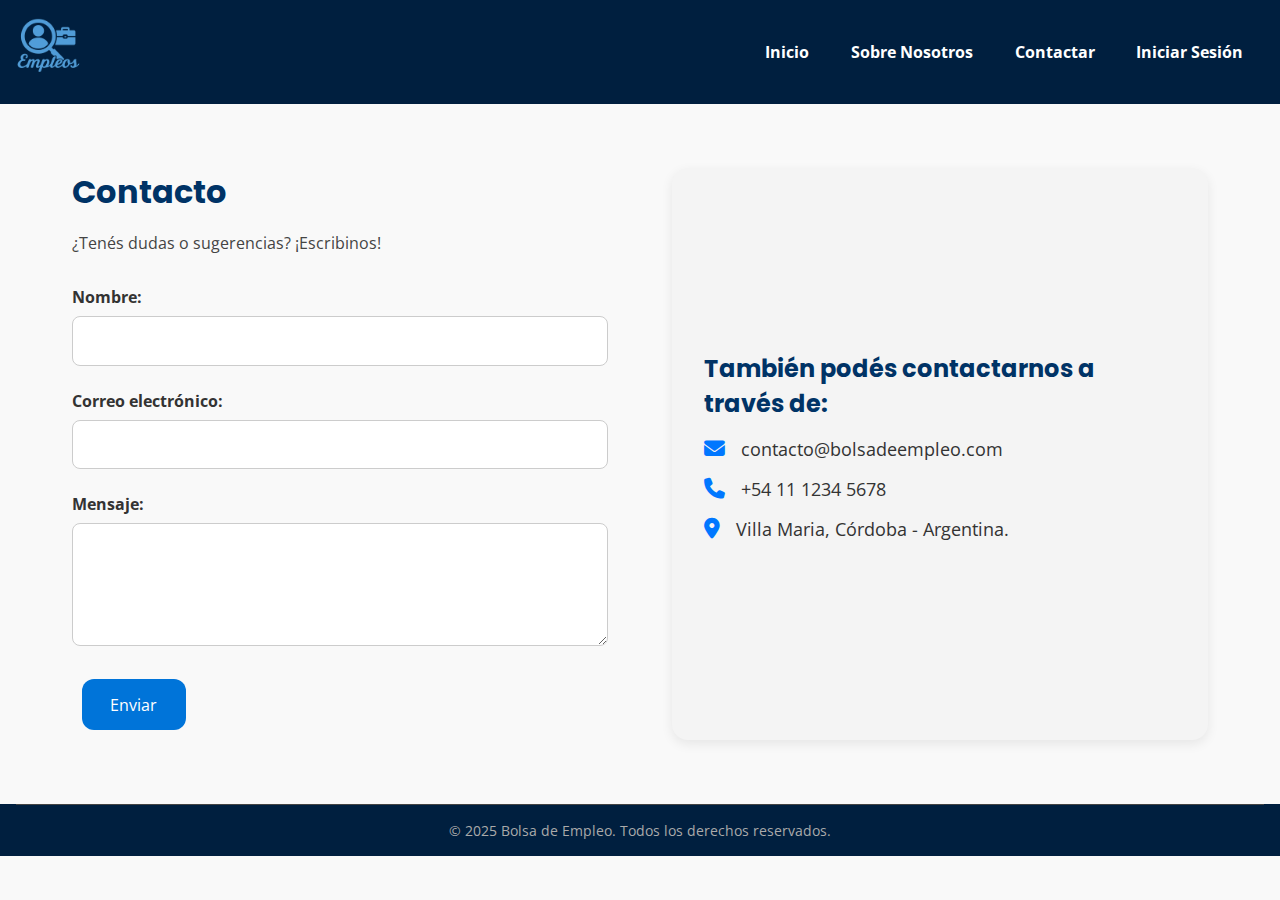
<file: contactar.html>
<!DOCTYPE html>
<html lang="es">
  <head>
    <meta charset="UTF-8" />
    <meta name="viewport" content="width=device-width, initial-scale=1.0" />
    <title>Contacto - Bolsa de Empleo</title>
    <link
      rel="stylesheet"
      href="https://cdnjs.cloudflare.com/ajax/libs/font-awesome/6.5.0/css/all.min.css"
    />
    <link
      href="https://fonts.googleapis.com/css2?family=Lato&family=Open+Sans&family=Poppins:wght@600&display=swap"
      rel="stylesheet"
    />
    <link rel="stylesheet" href="css/style.css" />
  </head>
  <body>
    <!-- Barra de navegación -->
    <header>
      <div class="contenedor-nav">
        <a href="index.html" class="logo-header">
          <img src="img/Logo.png" alt="Logo de Bolsa de Empleo" />
        </a>
        <nav>
          <ul class="barra-navegacion">
            <li><a href="index.html">Inicio</a></li>
            <li><a href="nosotros.html">Sobre Nosotros</a></li>
            <li><a href="contactar.html">Contactar</a></li>
            <li><a href="sesion.html">Iniciar Sesión</a></li>
          </ul>
        </nav>
      </div>
    </header>

    <!-- Sección de contacto -->
    <main class="contacto">
      <section class="formulario-contacto">
        <h1>Contacto</h1>
        <p>¿Tenés dudas o sugerencias? ¡Escribinos!</p>
        <form action="#" method="post">
          <div class="campo-form">
            <label for="nombre">Nombre:</label>
            <input type="text" id="nombre" name="nombre" required />
          </div>
          <div class="campo-form">
            <label for="email">Correo electrónico:</label>
            <input type="email" id="email" name="email" required />
          </div>
          <div class="campo-form">
            <label for="mensaje">Mensaje:</label>
            <textarea id="mensaje" name="mensaje" rows="5" required></textarea>
          </div>
          <button type="submit" class="btn-principal">Enviar</button>
        </form>
      </section>

      <section class="info-contacto">
        <h2>También podés contactarnos a través de:</h2>
        <ul>
          <li>
            <i class="fa-solid fa-envelope"></i> contacto@bolsadeempleo.com
          </li>
          <li><i class="fa-solid fa-phone"></i> +54 11 1234 5678</li>
          <li>
            <i class="fa-solid fa-location-dot"></i> Villa Maria, Córdoba -
            Argentina.
          </li>
        </ul>
      </section>
    </main>

    <!-- Footer -->
    <footer class="footer">
      <div class="footer-bottom">
        <p>&copy; 2025 Bolsa de Empleo. Todos los derechos reservados.</p>
      </div>
    </footer>
  </body>
</html>
</file>
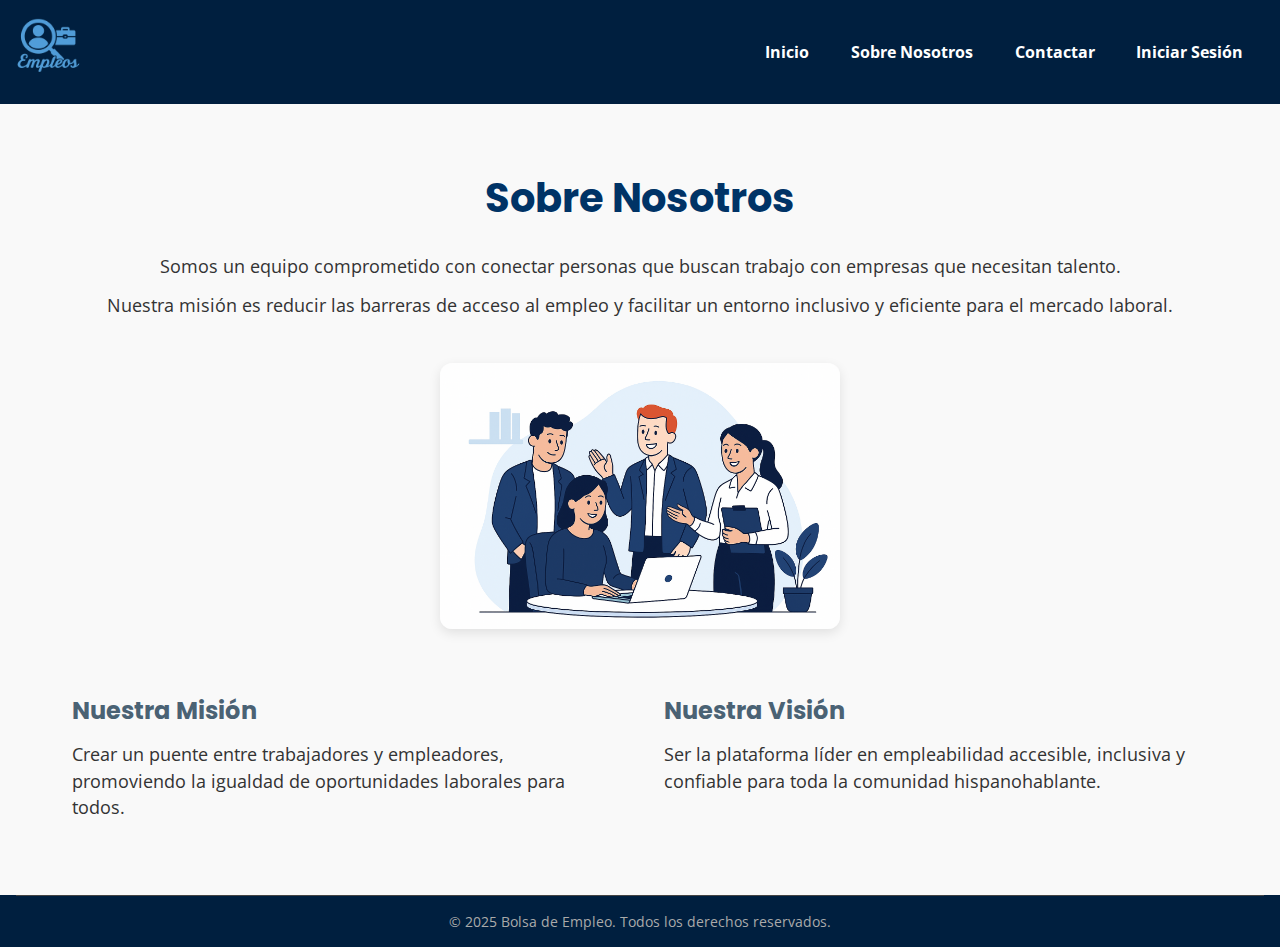
<file: nosotros.html>
<!DOCTYPE html>
<html lang="es">
  <head>
    <meta charset="UTF-8" />
    <meta http-equiv="X-UA-Compatible" content="IE=edge" />
    <meta name="viewport" content="width=device-width, initial-scale=1.0" />
    <title>Sobre Nosotros | Bolsa de Empleo</title>
    <link
      href="https://fonts.googleapis.com/css2?family=Lato&family=Open+Sans&family=Poppins:wght@600&display=swap"
      rel="stylesheet"
    />
    <link
      rel="stylesheet"
      href="https://cdnjs.cloudflare.com/ajax/libs/font-awesome/6.5.0/css/all.min.css"
      crossorigin="anonymous"
      referrerpolicy="no-referrer"
    />
    <link rel="stylesheet" href="css/style.css" />
  </head>

  <body>
    <!-- Encabezado con navegación -->
    <header>
      <div class="contenedor-nav">
        <a href="index.html" class="logo-header"
          ><img src="img/Logo.png" alt="Logo de Bolsa de Empleo"
        /></a>
        <nav>
          <ul class="barra-navegacion">
            <li><a href="index.html">Inicio</a></li>
            <li><a href="nosotros.html">Sobre Nosotros</a></li>
            <li>
              <a href="contactar.html">Contactar</a>
            </li>
            <li><a href="sesion.html">Iniciar Sesión</a></li>
          </ul>
        </nav>
      </div>
    </header>

    <!-- Sección Sobre Nosotros -->
    <main class="sobre-nosotros">
      <section>
        <h1>Sobre Nosotros</h1>
        <p>
          Somos un equipo comprometido con conectar personas que buscan trabajo
          con empresas que necesitan talento.
        </p>
        <p>
          Nuestra misión es reducir las barreras de acceso al empleo y facilitar
          un entorno inclusivo y eficiente para el mercado laboral.
        </p>
      </section>

      <section class="equipo">
        <img src="img/nosotros.png" alt="Imagen ilustrativa del equipo" />
      </section>

      <section class="mision-vision">
        <div>
          <h2>Nuestra Misión</h2>
          <p>
            Crear un puente entre trabajadores y empleadores, promoviendo la
            igualdad de oportunidades laborales para todos.
          </p>
        </div>
        <div>
          <h2>Nuestra Visión</h2>
          <p>
            Ser la plataforma líder en empleabilidad accesible, inclusiva y
            confiable para toda la comunidad hispanohablante.
          </p>
        </div>
      </section>
    </main>

    <!-- Footer -->
    <footer class="footer">
      <div class="footer-bottom">
        <p>&copy; 2025 Bolsa de Empleo. Todos los derechos reservados.</p>
      </div>
    </footer>
  </body>
</html>
</file>
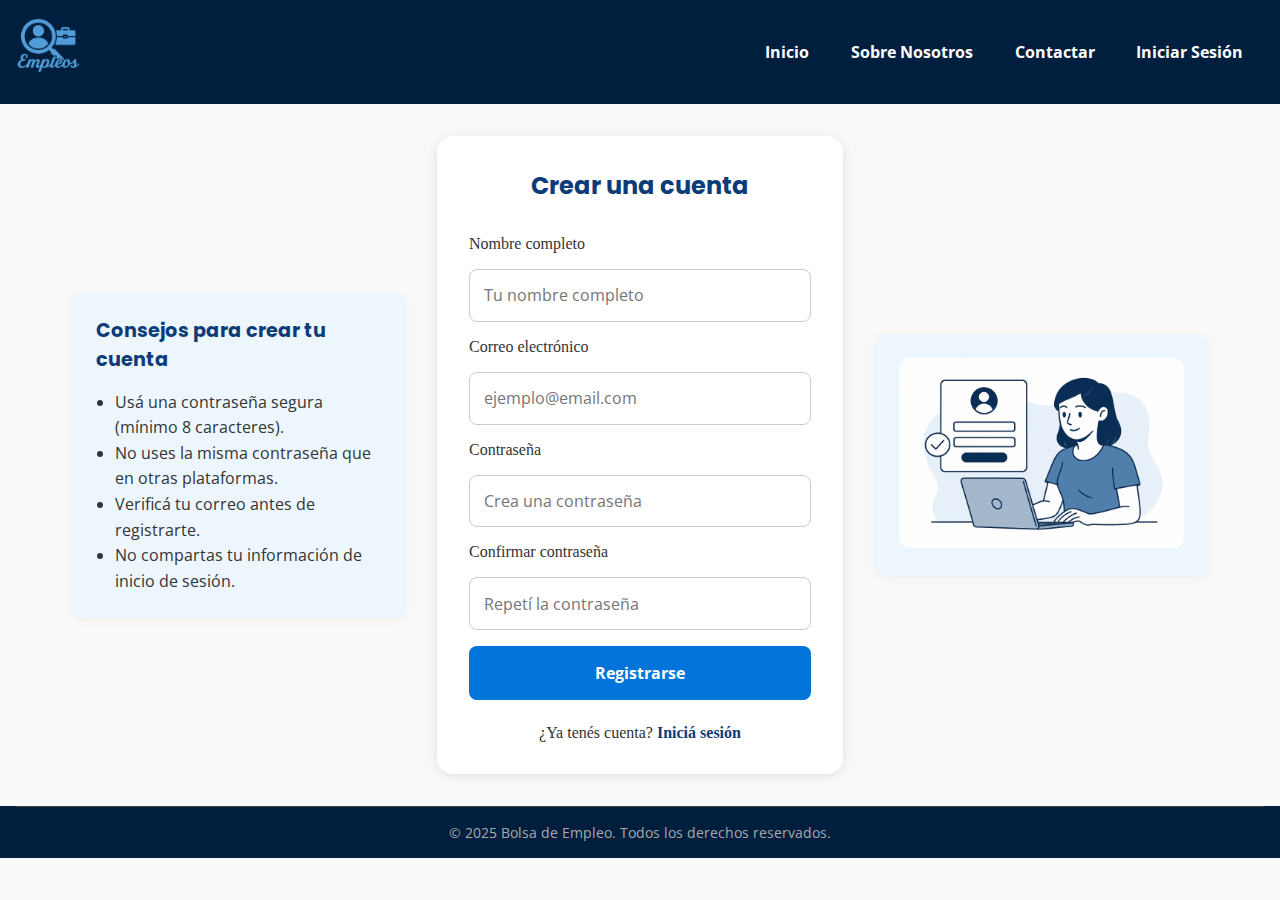
<file: registro.html>
<!DOCTYPE html>
<html lang="es">
  <head>
    <meta charset="UTF-8" />
    <meta name="viewport" content="width=device-width, initial-scale=1.0" />
    <title>Registrarse | Bolsa de Empleo</title>
    <link
      href="https://fonts.googleapis.com/css2?family=Lato&family=Open+Sans&family=Poppins:wght@600&display=swap"
      rel="stylesheet"
    />
    <link
      rel="stylesheet"
      href="https://cdnjs.cloudflare.com/ajax/libs/font-awesome/6.5.0/css/all.min.css"
      crossorigin="anonymous"
    />
    <link rel="stylesheet" href="css/style.css" />
  </head>
  <body>
    <!-- Barra de navegación -->
    <header>
      <div class="contenedor-nav">
        <a href="index.html" class="logo-header">
          <img src="img/Logo.png" alt="Logo de Bolsa de Empleo" />
        </a>
        <nav>
          <ul class="barra-navegacion">
            <li><a href="index.html">Inicio</a></li>
            <li><a href="nosotros.html">Sobre Nosotros</a></li>
            <li><a href="contactar.html">Contactar</a></li>
            <li><a href="sesion.html">Iniciar Sesión</a></li>
          </ul>
        </nav>
      </div>
    </header>

    <!-- Contenido principal -->
    <main class="registro-wrapper">
      <!-- Consejos -->
      <div class="registro-info">
        <h3>Consejos para crear tu cuenta</h3>
        <ul>
          <li>Usá una contraseña segura (mínimo 8 caracteres).</li>
          <li>No uses la misma contraseña que en otras plataformas.</li>
          <li>Verificá tu correo antes de registrarte.</li>
          <li>No compartas tu información de inicio de sesión.</li>
        </ul>
      </div>

      <!-- Formulario -->
      <section class="registro-container">
        <h2>Crear una cuenta</h2>
        <form class="registro-form">
          <label for="nombre">Nombre completo</label>
          <input
            type="text"
            id="nombre"
            placeholder="Tu nombre completo"
            required
          />

          <label for="email">Correo electrónico</label>
          <input
            type="email"
            id="email"
            placeholder="ejemplo@email.com"
            required
          />

          <label for="password">Contraseña</label>
          <input
            type="password"
            id="password"
            placeholder="Crea una contraseña"
            required
          />

          <label for="confirm-password">Confirmar contraseña</label>
          <input
            type="password"
            id="confirm-password"
            placeholder="Repetí la contraseña"
            required
          />

          <button type="submit">Registrarse</button>
        </form>

        <div class="login-link">
          ¿Ya tenés cuenta? <a href="sesion.html">Iniciá sesión</a>
        </div>
      </section>

      <!-- Ilustración -->
      <div class="registro-ilustracion">
        <img src="img/registro.png" alt="Ilustración registro" />
      </div>
    </main>
    <!-- Footer -->
    <footer class="footer">
      <div class="footer-bottom">
        <p>&copy; 2025 Bolsa de Empleo. Todos los derechos reservados.</p>
      </div>
    </footer>
  </body>
</html>
</file>
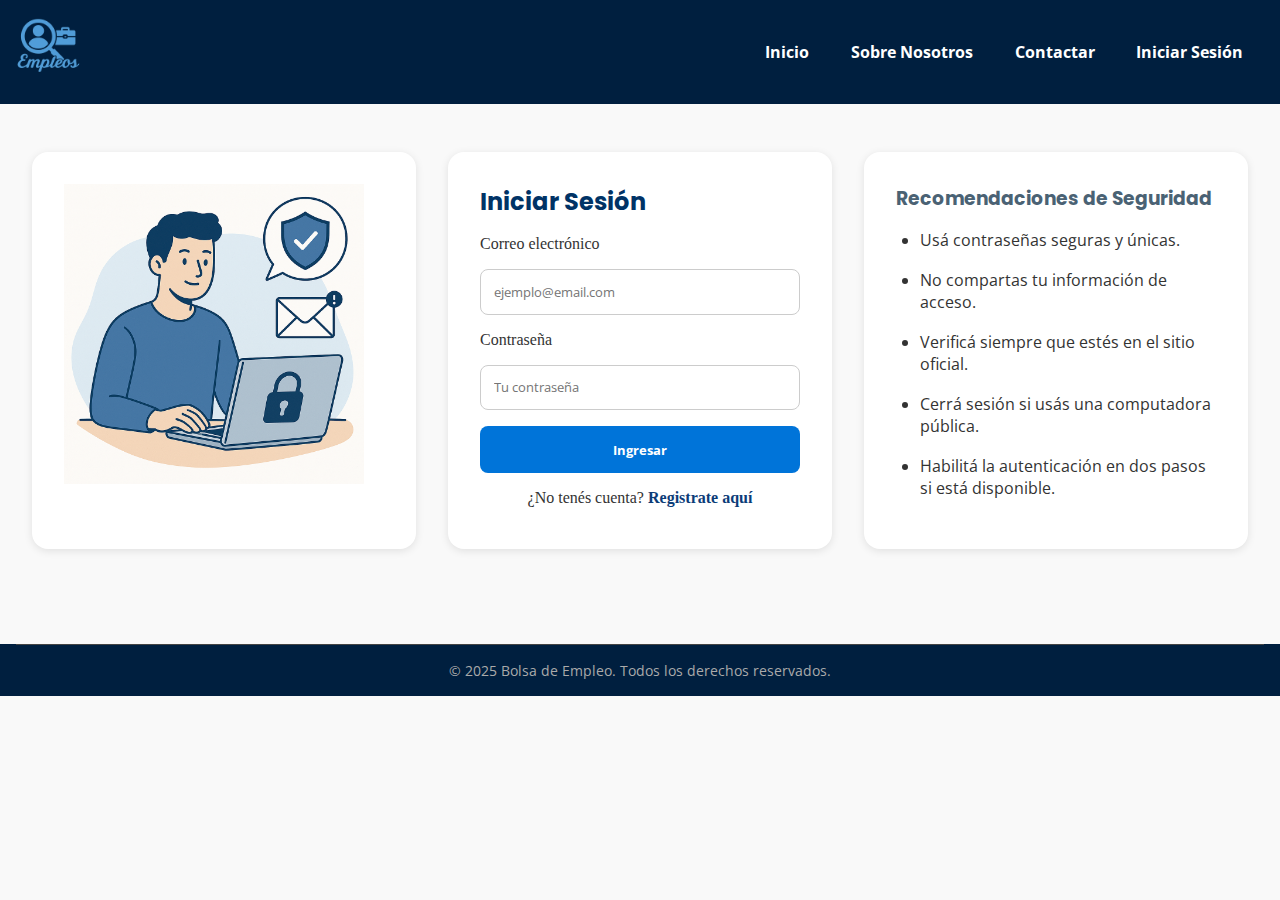
<file: sesion.html>
<!DOCTYPE html>
<html lang="es">
  <head>
    <meta charset="UTF-8" />
    <meta http-equiv="X-UA-Compatible" content="IE=edge" />
    <meta name="viewport" content="width=device-width, initial-scale=1.0" />
    <title>Iniciar Sesión | Bolsa de Empleo</title>
    <link
      href="https://fonts.googleapis.com/css2?family=Lato&family=Open+Sans&family=Poppins:wght@600&display=swap"
      rel="stylesheet"
    />
    <link
      rel="stylesheet"
      href="https://cdnjs.cloudflare.com/ajax/libs/font-awesome/6.5.0/css/all.min.css"
      crossorigin="anonymous"
    />
    <link rel="stylesheet" href="css/style.css" />
  </head>

  <body>
    <!-- Navegación -->
    <header>
      <div class="contenedor-nav">
        <a href="index.html" class="logo-header"
          ><img src="img/Logo.png" alt="Logo de Bolsa de Empleo"
        /></a>
        <nav>
          <ul class="barra-navegacion">
            <li><a href="index.html">Inicio</a></li>
            <li><a href="nosotros.html">Sobre Nosotros</a></li>
            <li><a href="contactar.html">Contactar</a></li>
            <li><a href="sesion.html">Iniciar Sesión</a></li>
          </ul>
        </nav>
      </div>
    </header>

    <!-- Sección de Inicio de Sesión -->
    <section class="login-container">
      <div class="login-image">
        <img src="img/sesion.png" alt="Ilustración de inicio de sesión" />
      </div>

      <div class="login-form">
        <h2 class="margin-bottom">Iniciar Sesión</h2>
        <form>
          <label for="email">Correo electrónico</label>
          <input
            type="email"
            id="email"
            placeholder="ejemplo@email.com"
            required
          />
          <label for="password">Contraseña</label>
          <input
            type="password"
            id="password"
            placeholder="Tu contraseña"
            required
          />

          <button type="submit">Ingresar</button>
        </form>

        <div class="register-link">
          ¿No tenés cuenta? <a href="registro.html">Registrate aquí</a>
        </div>
      </div>

      <div class="login-tips">
        <h3>Recomendaciones de Seguridad</h3>
        <ul>
          <li>Usá contraseñas seguras y únicas.</li>
          <br />
          <li>No compartas tu información de acceso.</li>
          <br />
          <li>Verificá siempre que estés en el sitio oficial.</li>
          <br />
          <li>Cerrá sesión si usás una computadora pública.</li>
          <br />
          <li>Habilitá la autenticación en dos pasos si está disponible.</li>
          <br />
        </ul>
      </div>
    </section>

    <!-- Footer -->
    <footer class="footer">
      <div class="footer-bottom">
        <p>&copy; 2025 Bolsa de Empleo. Todos los derechos reservados.</p>
      </div>
    </footer>
  </body>
</html>
</file>
<file: css/style.css>
/* ! NORMALIZADOR DE PÁGINA WEB */

*{
  margin: 0;
  padding: 0;
  box-sizing: border-box;
} 

:root{
  --fondo: #f9f9f9;
  --titulo: #003366;
  --subtitulo: #4a6274;
  --texto: #333333;
  --header: #001f3f;
  --boton: #0074D9;
  --boton-hover: #005fa3;
  --blanco: #ffffff;
}

/* ! GENERALES */

body{
  background-color: var(--fondo);
  color: var(--texto);
}

header{
  background-color: var(--header);
  color: var(--blanco);
}

h1,h2,h3{
  font-family: 'Poppins', sans-serif;
}

h4,h5,h6{
  font-family: 'Lato', sans-serif;
}

h1,h2{
  color: var(--titulo);
}

h3,h4{
  color: var(--subtitulo);
}

p, li, input, button{
  font-family: 'Open Sans', sans-serif;
}

img {
max-width: 100%;
height: auto;
}

/* ? BOTONES GENERALES */
.btn-principal {
  background-color: var(--boton);
  color: var(--blanco);
  padding: 0.9rem 1.8rem;
  font-size: 1rem;
  border: none;
  border-radius: 12px;
  cursor: pointer;
  transition: background-color 0.3s ease;
  width: fit-content;
  margin: .6rem;
}

.btn-principal:hover {
  background-color: var(--boton-hover);
}

/* ? BOTONES DEL HERO */
.botones-hero a {
  background-color: var(--boton);
  color: white;
  padding: 0.75rem 1.5rem;
  border-radius: 8px;
  text-decoration: none;
  font-weight: 500;
  transition: background 0.3s ease;
  font-weight: bold;
}

.botones-hero a:hover {
  background-color: var(--boton-hover);
}

/* ? BOTONES DEL FINAL */
.final .btn-principal {
  background-color: var(--boton);
  color: var(--blanco);
  padding: 0.75rem 1.5rem;
  border-radius: 6px;
  font-weight: bold;
  text-decoration: none;
  transition: background-color 0.3s ease;
}

.final .btn-principal:hover {
  background-color: var(--boton-hover);
}

/* ! NAVEGACIÓN */
.contenedor-nav{
  display: flex;
  justify-content: space-between;
  align-items: center;
  padding-right: 2rem;
}

.barra-navegacion{
  display: flex;
  gap: 2rem;
  list-style: none;
}

@media (max-width: 768px) {
  .barra-navegacion {
    flex-direction: column;
    gap: 1rem;
    margin-top: 1rem;
    align-items: center;
  }

  .contenedor-nav {
    flex-direction: column;
    align-items: center;
    padding: 1rem;
  }
}

.barra-navegacion a{
  color: var(--blanco);
  text-decoration: none;
  font-weight: bold;
  padding: .3rem; /* ! CHEQUEAR QUE ESTO NO ALTERE EL SUBRAYADO */
  position: relative;
  transition: color 0.3 ease;
}

.barra-navegacion a::after {
  content: "";
  position: absolute;
  left: 0;
  bottom: 0;
  width: 0%;
  height: 2px;
  background-color: var(--boton); 
  transition: width 0.3s ease;
}

.barra-navegacion a:hover::after {
  width: 100%; /*! Subrayado animado */
}

.logo-header{
  width: 100px;
  height: auto;
}

@media (max-width: 768px){
  .logo-header {
    width: 80px;
  }
}

/* ! SECCIÓN DE HERO */

.seccion-hero {
  display: flex;
  align-items: center;
  justify-content: center;
  padding: 4rem 2rem;
  background-color: #f9f9f9;
}

.contenido-hero {
  display: flex;
  align-items: center;
  justify-content: space-between;
  flex-wrap: wrap;
  gap: 2rem;
  max-width: 1200px;
  width: 100%;
}

.texto-hero {
  flex: 1;
  min-width: 300px;
}

@media (max-width: 768px) {
  .contenido-hero {
    flex-direction: column;
    text-align: center;
  }

  .texto-hero {
    order: 2;
  }

  .imagen-hero {
    order: 1;
  }
}

.texto-hero h1 {
  font-size: 2.5rem;
  font-weight: 700;
  color: #1a1a1a;
  margin-bottom: 1rem;
}

.texto-hero p {
  font-size: 1.1rem;
  color: #555;
  margin-bottom: 2rem;
}

.botones-hero {
  display: flex;
  gap: 1rem;
  flex-wrap: wrap;
  
}

@media (max-width: 768px) {
  .botones-hero{
    justify-content: center;
  }
}
.imagen-hero {
  flex: 1;
  min-width: 300px;
  display: flex;
  justify-content: center;
}

.imagen-hero img {
  width: 100%;
  max-width: 500px;
  height: auto;
  object-fit: contain;
  display: block;
  margin: 0 auto;
}

/* ! CATEGORIAS POPULARES */

.categorias {
  padding: 4rem 2rem;
  text-align: center;
  background-color: var(--blanco);
  border-bottom: 1px solid #ddd; /* Línea divisoria */
}
.categorias h2 {
  color: var(--titulo);
  margin-bottom: 2rem;
}

.grid-categorias {
  display: grid;
  grid-template-columns: repeat(auto-fit, minmax(160px, 1fr));
  gap: 1.5rem;
  justify-items: center;
  align-items: center;
}

.categoria {
  background-color: var(--fondo);
  padding: 1.5rem;
  border-radius: 8px;
  box-shadow: 0 2px 6px rgba(0,0,0,0.06);
  transition: transform 0.3s ease;
  width: 100%;
  max-width: 180px;
}

.categoria:hover {
  transform: translateY(-5px);
}

.categoria img {
  width: 80px;
  height: 80px;
  margin-bottom: 0.75rem;
}

.categoria p {
  color: var(--texto);
  font-weight: 600;
  font-size: 1rem;
}

/* ! TESTIMONIOS */

.testimonios {
  background-color: #f0f4f8; /*! Fondo suave distinto */
  padding: 4rem 2rem;
  text-align: center;
}

@media (max-width: 768px) {
  .testimonios {
    padding: 2rem 1rem;
  }

  blockquote {
    font-size: 1rem;
  }
}


.testimonios h2 {
  color: var(--titulo);
  margin-bottom: 2rem;
}

.tarjetas-testimonios {
  display: flex;
  flex-direction: column;
  gap: 2rem;
  max-width: 800px;
  margin: 0 auto;
}

.citas {
  background-color: var(--blanco);
  padding: 1.5rem 2rem;
  border-left: 4px solid var(--boton);
  border-radius: 8px;
  font-style: italic;
  color: var(--subtitulo);
  box-shadow: 0 2px 6px rgba(0,0,0,0.1);
}

.citas cite {
  display: block;
  margin-top: 1rem;
  font-style: normal;
  color: var(--texto);
  font-weight: bold;
}

/* ! LLAMADO FINAL */

.final {
  background-color: var(--header);
  color: var(--blanco);
  text-align: center;
  padding: 4rem 2rem;
}

@media (max-width: 768px) {
  .final{
    padding: 2rem 1rem;
  }
}

.final h2 {
  font-size: 2rem;
  margin-bottom: 1rem;
}

.final p {
  margin-bottom: 2rem;
}

/* ! FOOTER */

.footer {
  background-color: #001f3f;
  color: #fff;
  padding: 0rem 1rem 1rem 1rem;
  font-family: 'Segoe UI', sans-serif;
}

.footer-bottom {
  border-top: 1px solid #444;
  padding-top: 1rem;
  text-align: center;
  font-size: 0.9rem;
  color: #aaa;
}


/* ! ---------------- SOBRE NOSOTROS ---------------- */

.sobre-nosotros {
  padding: 4rem 2rem;
  max-width: 1200px;
  margin: 0 auto;
  text-align: center;
}

.sobre-nosotros h1 {
  font-size: 2.5rem;
  color: var(--titulo);
  margin-bottom: 1.5rem;
}

.sobre-nosotros p {
  font-size: 1.1rem;
  color: var(--texto);
  margin-bottom: 0.7rem;
  line-height: 1.6;
}

/* ! SECCIÓN EQUIPO */

.equipo {
  display: flex;
  flex-direction: column;
  align-items: center;
  gap: 2rem;
  margin-bottom: 4rem;
}

.equipo img {
  width: 400px;
  max-width: 100%;
  border-radius: 12px;
  box-shadow: 0 4px 12px rgba(0,0,0,0.1);
  margin-top: 2rem;
}

/* ! MISIÓN Y VISIÓN */

.mision-vision {
  display: grid;
  grid-template-columns: 1fr 1fr;
  gap: 3rem;
  text-align: left;
}

.mision-vision h2 {
  color: var(--subtitulo);
  margin-bottom: 0.8rem;
}

.mision-vision p {
  color: var(--texto);
  line-height: 1.5;
}

@media (max-width: 768px) {
  .mision-vision {
    grid-template-columns: 1fr;
    text-align: center;
    gap: 0rem;
  }

  .mision-vision h2 {
    margin-top: 2rem;
  }
}

/*!     CONTACTO       */

.contacto {
  display: grid;
  grid-template-columns: 1fr 1fr;
  gap: 4rem;
  padding: 4rem 2rem;
  max-width: 1200px;
  margin: auto;
  font-family: "Open Sans", sans-serif;
}

.contacto h1,
.contacto h2 {
  font-family: "Poppins", sans-serif;
  margin-bottom: 1rem;
}

.contacto p {
  margin-bottom: 2rem;
  color: #444;
}

.formulario-contacto form {
  display: flex;
  flex-direction: column;
  gap: 1.5rem;
}

.campo-form {
  display: flex;
  flex-direction: column;
}

.campo-form label {
  margin-bottom: 0.5rem;
  font-weight: bold;
}

.campo-form input,
.campo-form textarea {
  padding: 0.8rem 1rem;
  border: 1px solid #ccc;
  border-radius: 8px;
  font-size: 1rem;
  transition: border 0.3s;
}

.campo-form input:focus,
.campo-form textarea:focus {
  border-color: #0077ff;
  outline: none;
}

.info-contacto {
  display: flex;
  flex-direction: column;
  justify-content: center;
  padding: 2rem;
  background-color: #f4f4f4;
  border-radius: 16px;
  box-shadow: 0 4px 12px rgba(0, 0, 0, 0.08);
}

.info-contacto ul {
  list-style: none;
  padding: 0;
}

.info-contacto li {
  font-size: 1.1rem;
  margin-bottom: 1rem;
  display: flex;
  align-items: center;
  gap: 1rem;
  color: #333;
}

.info-contacto i {
  color: #0077ff;
  font-size: 1.3rem;
}

/* Responsive */
@media (max-width: 768px) {
  .contacto {
    grid-template-columns: 1fr;
    gap: 2rem;
    padding: 2rem 1rem;
  }
}

/* ! INICIAR SESIÓN */

.login-container {
  display: flex;
  justify-content: space-between;
  gap: 2rem;
  padding: 3rem 2rem;
  background-color: var(--fondo);
  flex-wrap: wrap;
  margin-bottom: 2.93rem;
}

.login-image img {
  width: 100%;
  max-width: 300px;
  height: auto;
}

.login-image,
.login-form,
.login-tips {
  flex: 1;
  background: var(--blanco);
  border-radius: 16px;
  padding: 2rem;
  box-shadow: 0 2px 8px rgba(0, 0, 0, 0.1);
  min-width: 280px;
}

.login-form form {
  display: flex;
  flex-direction: column;
  gap: 1rem;
}

.login-form input {
  padding: 0.8rem;
  border: 1px solid #ccc;
  border-radius: 8px;
}

.login-form button {
  font-weight: bold;
  padding: 0.9rem;
  background-color: var(--boton);
  color: var(--blanco);
  border: none;
  border-radius: 8px;
  cursor: pointer;
  transition: background 0.3s ease;
}

.login-form button:hover {
  background-color: var(--boton-hover);
}

.register-link {
  margin-top: 1rem;
  text-align: center;
}

.register-link a {
  color: #0c3c78;
  text-decoration: none;
  font-weight: bold;
}

.login-tips ul {
  padding-left: 1.5rem;
}

@media (max-width: 900px) {
  .login-container {
    flex-direction: column;
    align-items: center;
  }

  .login-image,
  .login-form,
  .login-tips {
    width: 100%;
    max-width: 500px;
  }
}

.login-tips h3{
  margin-bottom: 1rem;
}

.margin-bottom{
  margin-bottom: 1rem;
}

/*! REGISTRO */

.registro-wrapper {
  display: flex;
  justify-content: space-between;
  align-items: center;
  padding: 2rem;
  gap: 2rem;
  max-width: 1200px;
  margin: auto;
  flex-wrap: wrap;
}

/* Bloques laterales */
.registro-info,
.registro-ilustracion {
  flex: 1;
  min-width: 250px;
  background-color: #eef6fd;
  padding: 1.5rem;
  border-radius: 12px;
  box-shadow: 0 2px 10px rgba(0, 0, 0, 0.05);
}

.registro-info h3 {
  color: #0c3c78;
  margin-bottom: 1rem;
  font-size: 1.2rem;
}

.registro-info ul {
  padding-left: 1.2rem;
  line-height: 1.6;
}

.registro-ilustracion img {
  width: 100%;
  border-radius: 10px;
}

/* Formulario central */
.registro-container {
  flex: 1.2;
  background-color: #fff;
  padding: 2rem;
  border-radius: 16px;
  box-shadow: 0 2px 12px rgba(0, 0, 0, 0.1);
  min-width: 300px;
}

.registro-container h2 {
  text-align: center;
  margin-bottom: 2rem;
  color: #0c3c78;
}

.registro-form {
  display: flex;
  flex-direction: column;
  gap: 1rem;
}

.registro-form input {
  padding: 0.9rem;
  border: 1px solid #ccc;
  border-radius: 8px;
  font-size: 1rem;
}

.registro-form button {
  padding: 1rem;
  background-color: var(--boton);
  color: var(--blanco);
  border: none;
  border-radius: 8px;
  cursor: pointer;
  font-weight: bold;
  transition: background 0.3s ease;
  font-size: 1rem;
}

.registro-form button:hover {
  background-color: var(--boton-hover);
}

.login-link {
  margin-top: 1.5rem;
  text-align: center;
}

.login-link a {
  color: #0c3c78;
  text-decoration: none;
  font-weight: bold;
}
</file>
